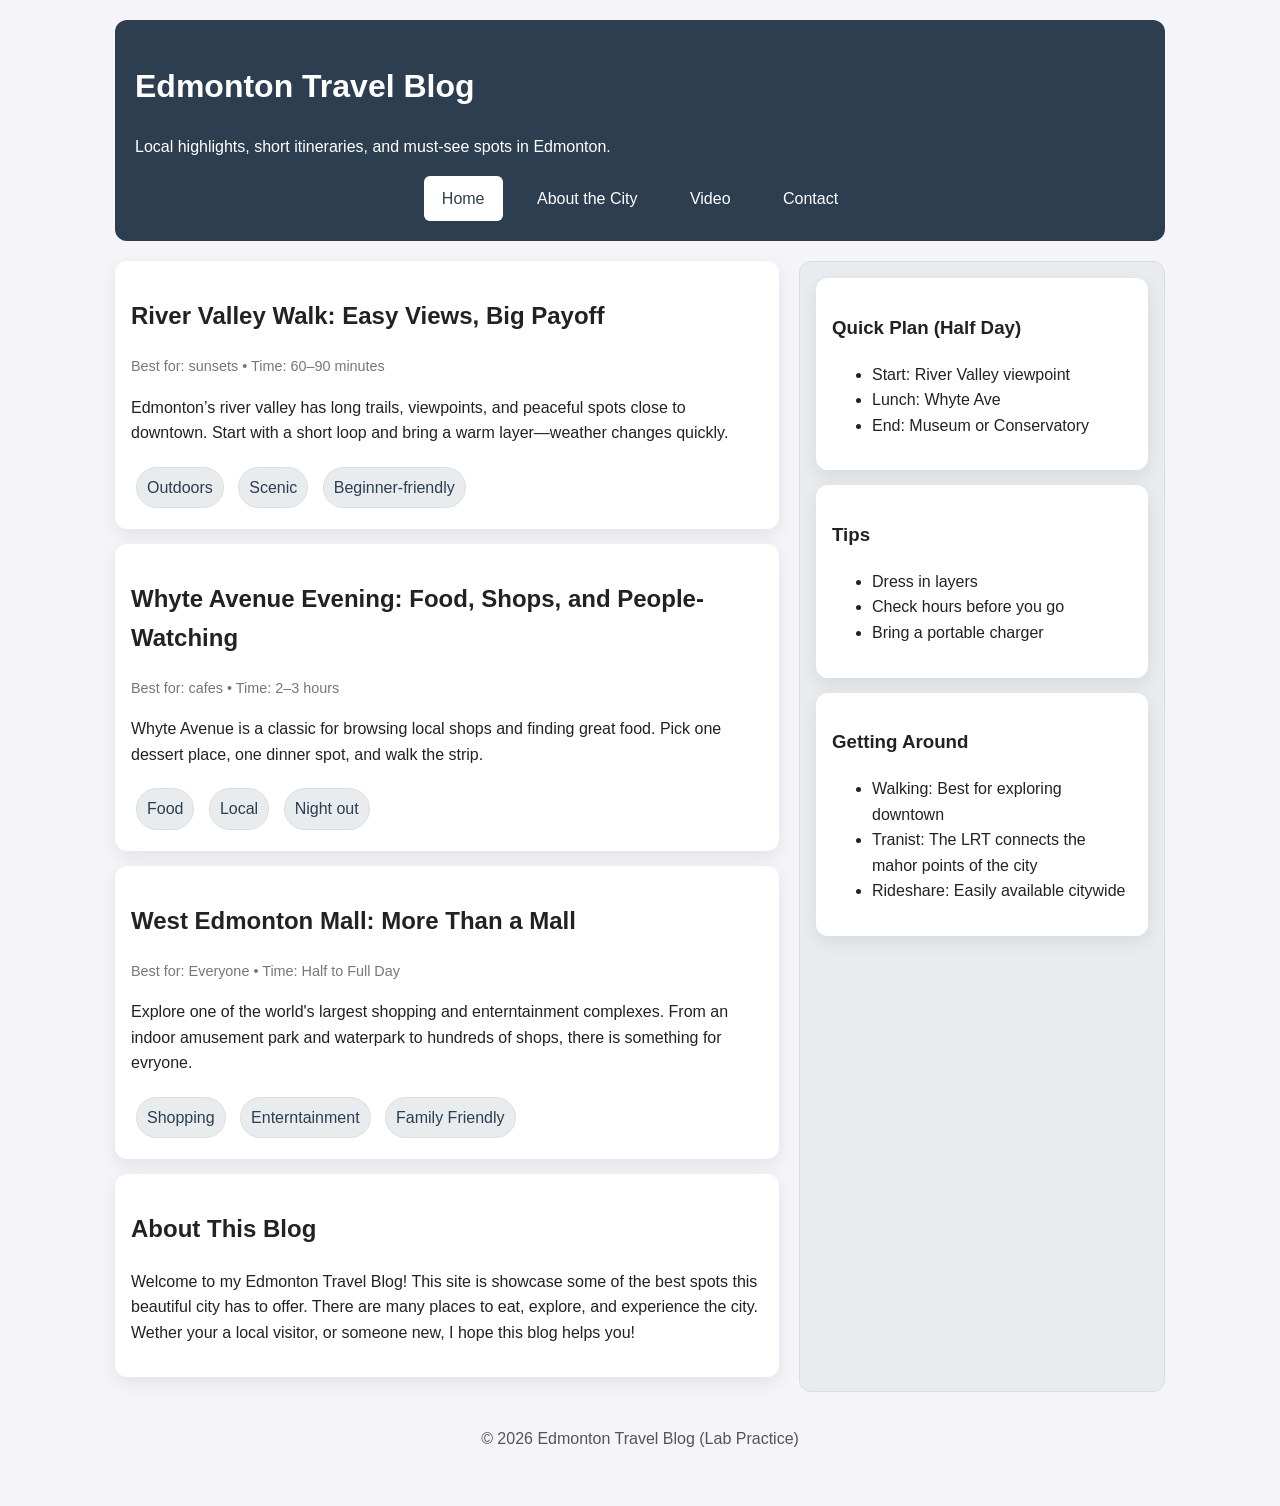
<file: index.html>
<!DOCTYPE html>
<html lang="en">
  <head>
    <!-- Character encoding -->
    <meta charset="UTF-8" />
    <!-- Responsive scaling for mobile -->
    <meta name="viewport" content="width=device-width, initial-scale=1" />
    <title>Edmonton Travel Blog | Home</title>
    <!-- All pages share ONE stylesheet -->
    <link rel="stylesheet" href="style.css" />
  </head>
  <body>
    <!-- Container centers the site and controls max-width -->
    <div class="container">
      <header class="site-header">
        <h1>Edmonton Travel Blog</h1>
        <p>Local highlights, short itineraries, and must-see spots in Edmonton.</p>
        <!-- Navigation is a list; CSS will turn it into a nav bar -->
        <nav class="site-nav">
          <ul>
            <li><a class="active" href="index.html">Home</a></li>
            <li><a href="city.html">About the City</a></li>
            <li><a href="video.html">Video</a></li>
            <li><a href="contact.html">Contact</a></li>
          </ul>
        </nav>
      </header>
      
      <!-- Two-column layout: main content + sidebar -->
      <main class="layout">
        <section class="main">
          <article class="card">
            <h2>River Valley Walk: Easy Views, Big Payoff</h2>
            <div class="meta">Best for: sunsets • Time: 60–90 minutes</div>
            <p>
              Edmonton’s river valley has long trails, viewpoints, and peaceful spots
              close to downtown. Start with a short loop and bring a warm layer—weather
              changes quickly.
            </p>
            <div class="tags">
              <span class="tag">Outdoors</span>
              <span class="tag">Scenic</span>
              <span class="tag">Beginner-friendly</span>
            </div>
          </article>
          
          <article class="card">
            <h2>Whyte Avenue Evening: Food, Shops, and People-Watching</h2>
            <div class="meta">Best for: cafes • Time: 2–3 hours</div>
            <p>
              Whyte Avenue is a classic for browsing local shops and finding great food.
              Pick one dessert place, one dinner spot, and walk the strip.
            </p>
            <div class="tags">
              <span class="tag">Food</span>
              <span class="tag">Local</span>
              <span class="tag">Night out</span>
            </div>
          </article>
          
          <!-- TODO (HTML #1): -->
          <article class="card">
            <h2> West Edmonton Mall: More Than a Mall</h2>
            <div class="meta">Best for: Everyone •  Time: Half to Full Day</div>
            <p>
                Explore one of the world's largest shopping and enterntainment complexes.
                From an indoor amusement park and waterpark to hundreds of shops, there is something for evryone.
            </p>
            <div class="tags">
                <span class="tag">Shopping</span>
                <span class="tag">Enterntainment</span>
                <span class="tag">Family Friendly</span>
            </div>
          </article>
          
          <!-- TODO (HTML #2): -->
          <article class="card">
            <h2>About This Blog</h2>
            <p>
                Welcome to my Edmonton Travel Blog! This site is showcase some of the best spots this beautiful city has to offer.
                There are many places to eat, explore, and experience the city. Wether your a local visitor, or someone new, I hope this blog helps you!
            </p>
          </article>
        </section>
        
        <aside class="sidebar">
          <div class="card">
            <h3>Quick Plan (Half Day)</h3>
            <ul>
              <li>Start: River Valley viewpoint</li>
              <li>Lunch: Whyte Ave</li>
              <li>End: Museum or Conservatory</li>
            </ul>
          </div>
          
          <div class="card">
            <h3>Tips</h3>
            <ul>
              <li>Dress in layers</li>
              <li>Check hours before you go</li>
              <li>Bring a portable charger</li>
            </ul>
          </div>
          
          <!-- TODO (HTML #3): -->
               <div class="card">
                <h3>Getting Around</h3>
                    <ul>
                        <li>Walking: Best for exploring downtown</li>
                        <li>Tranist: The LRT connects the mahor points of the city</li>
                        <li>Rideshare: Easily available citywide</li>
                    </ul>
               </div>
        </aside>
      </main>
      
      <footer class="site-footer">
        <p>&copy; 2026 Edmonton Travel Blog (Lab Practice)</p>
      </footer>
    </div>
  </body>
</html>
</file>
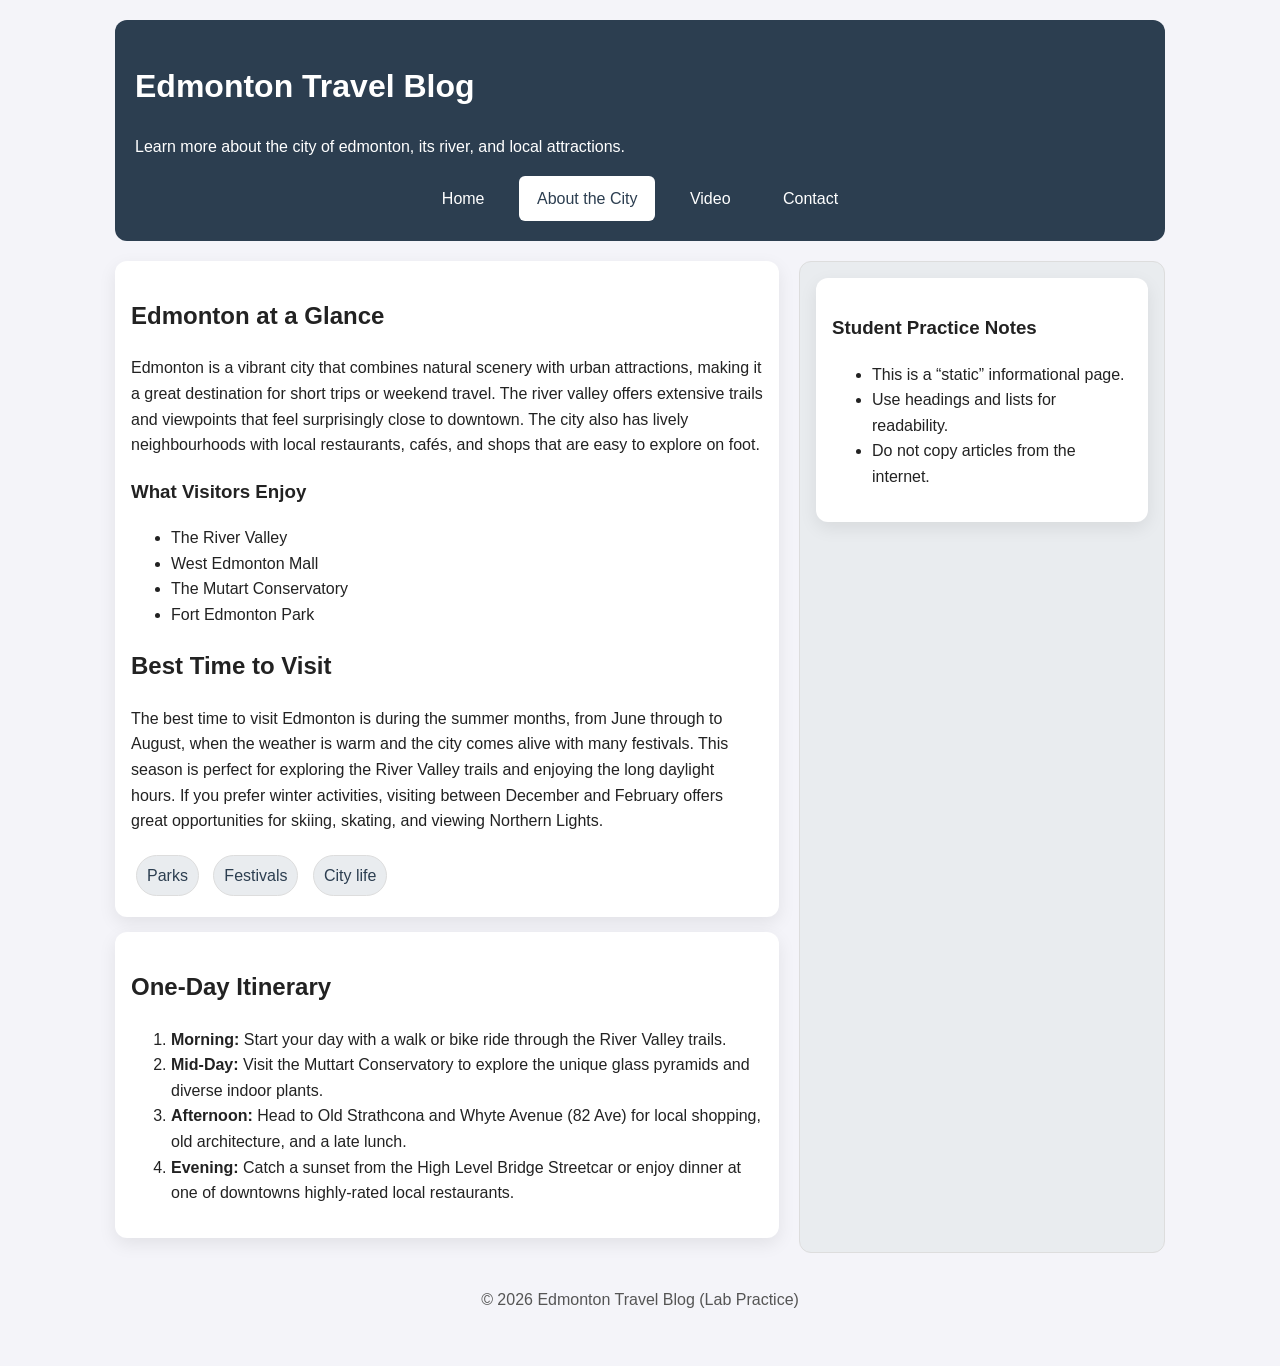
<file: city.html>
<!DOCTYPE html>
<html lang="en">
  <head>
    <meta charset="UTF-8" />
    <meta name="viewport" content="width=device-width, initial-scale=1" />
    <title>Edmonton Travel Blog | About the City</title>
    <link rel="stylesheet" href="style.css" />
  </head>
  <body>
    <div class="container">
      <!-- TODO (HTML #4): -->
      <header class="site-header">
        <h1>Edmonton Travel Blog</h1>
           <p>Learn more about the city of edmonton, its river, and local attractions.</p>
           <nav class="site-nav">
            <ul>
              <li><a href="index.html">Home</a></li>
              <li><a class="active" href="city.html">About the City</a></li>
              <li><a href="video.html">Video</a></li>
              <li><a href="contact.html">Contact</a></li>
            </ul>
           </nav>
      </header>
      <main class="layout">
        <section class="main">
          <div class="card">
            <h2>Edmonton at a Glance</h2>
            <p>
              Edmonton is a vibrant city that combines natural scenery with urban
              attractions, making it a great destination for short trips or weekend
              travel. The river valley offers extensive trails and viewpoints that
              feel surprisingly close to downtown. The city also has lively
              neighbourhoods with local restaurants, cafés, and shops that are easy
              to explore on foot.
            </p>
            
            <h3>What Visitors Enjoy</h3>
            <!-- TODO (HTML #5): -->
              <ul>
                <li>The River Valley</li>
                <li>West Edmonton Mall</li>
                <li>The Mutart Conservatory</li>
                <li>Fort Edmonton Park</li>
              </ul>
            
            <!-- TODO (HTML #6): -->
              <h2>Best Time to Visit</h2>
                <p>The best time to visit Edmonton is during the summer months, from June through to August,
                  when the weather is warm and the city comes alive with many festivals. This season is perfect
                  for exploring the River Valley trails and enjoying the long daylight hours. If you prefer winter
                  activities, visiting between December and February offers great opportunities for skiing, skating, 
                  and viewing Northern Lights.
                </p>
            
            <div class="tags">
              <span class="tag">Parks</span>
              <span class="tag">Festivals</span>
              <span class="tag">City life</span>
            </div>
          </div>
          
          <!-- TODO (HTML #7): -->
          <div class="card">
            <h2>One-Day Itinerary</h2>
            <ol>
              <li><Strong>Morning:</Strong> Start your day with a walk or bike ride through the River Valley trails.</li>
              <li><Strong>Mid-Day:</Strong> Visit the Muttart Conservatory to explore the unique glass pyramids and diverse indoor plants.</li>
              <li><Strong>Afternoon:</Strong> Head to Old Strathcona and Whyte Avenue (82 Ave) for local shopping, old architecture, and a late lunch.</li>
              <li><Strong>Evening:</Strong> Catch a sunset from the High Level Bridge Streetcar or enjoy dinner at one of downtowns highly-rated local restaurants.</li>
            </ol>
          </div>     
        </section>
        
        <aside class="sidebar">
          <div class="card">
            <h3>Student Practice Notes</h3>
            <ul>
              <li>This is a “static” informational page.</li>
              <li>Use headings and lists for readability.</li>
              <li>Do not copy articles from the internet.</li>
            </ul>
          </div>
        </aside>
      </main>
      
      <footer class="site-footer">
        <p>&copy; 2026 Edmonton Travel Blog (Lab Practice)</p>
      </footer>
    </div>
  </body>
</html>
</file>
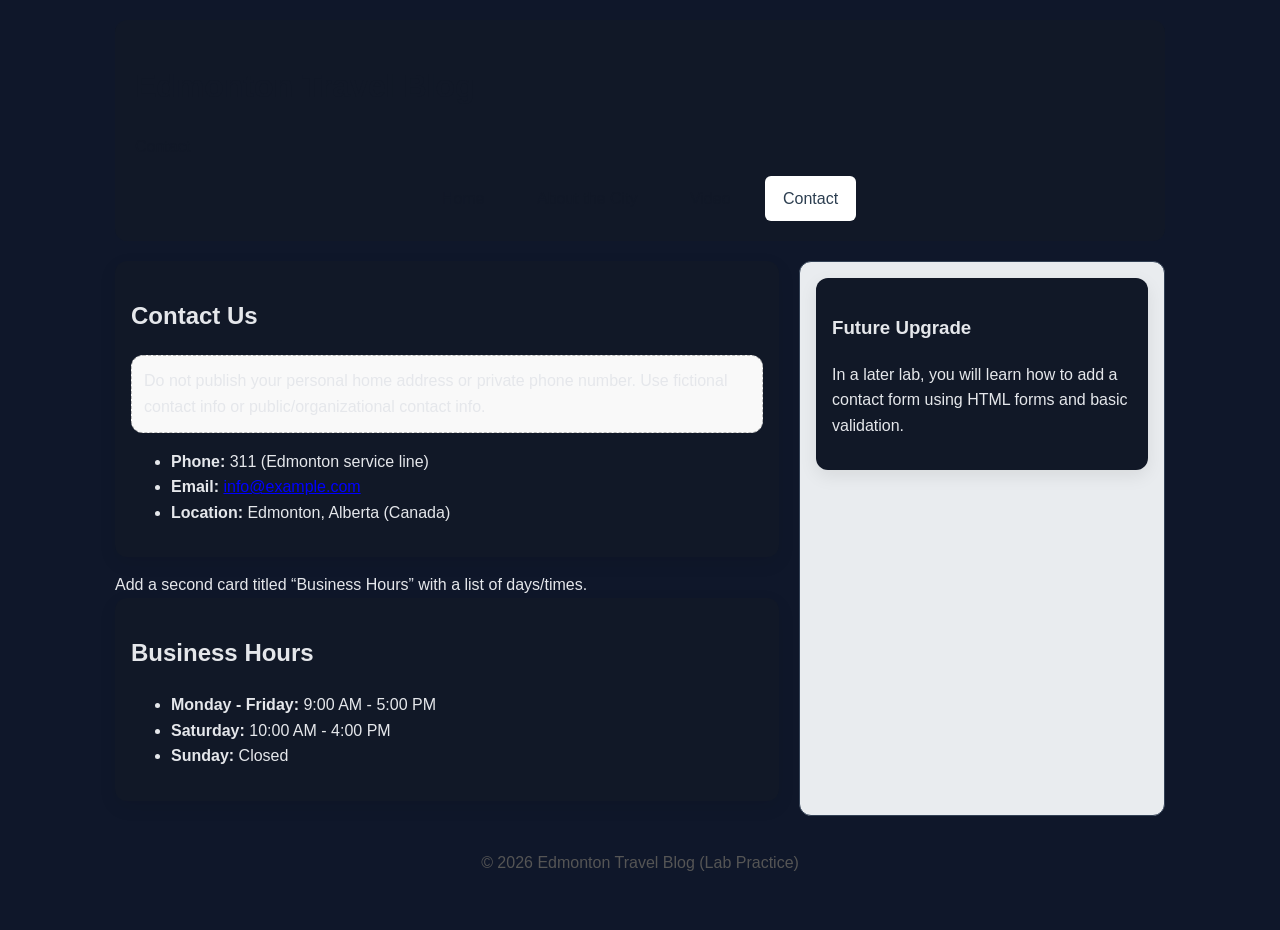
<file: contact.html>
<!DOCTYPE html>
<html lang="en">
  <head>
    <meta charset="UTF-8" />
    <meta name="viewport" content="width=device-width, initial-scale=1" />
    <title>Edmonton Travel Blog | Contact</title>
    <link rel="stylesheet" href="style.css" />
  </head>
  <body class="theme-dark">
    <div class="container">
      <header class="site-header">
        <h1>Edmonton Travel Blog</h1>
        <p>Contact</p>
        <nav class="site-nav">
          <ul>
            <li><a href="index.html">Home</a></li>
            <li><a href="city.html">About the City</a></li>
            <li><a href="video.html">Video</a></li>
            <li><a class="active" href="contact.html">Contact</a></li>
          </ul>
        </nav>
      </header>
      
      <main class="layout">
        <section class="main">
          <div class="card">
            <h2>Contact Us</h2>
            <p class="notice">
              Do not publish your personal home address or private phone number.
              Use fictional contact info or public/organizational contact info.
            </p>
            <ul>
              <li><strong>Phone:</strong> 311 (Edmonton service line)</li>
              <li>
                <strong>Email:</strong>
                <a href="mailto:info@example.com">info@example.com</a>
              </li>
              <li><strong>Location:</strong> Edmonton, Alberta (Canada)</li>
            </ul>
          </div>
          
          <!-- TODO (HTML #10): -->
               Add a second card titled “Business Hours” with a list of days/times.
          <div class="card">
            <h2>Business Hours</h2>
            <ul>
                <li><strong>Monday - Friday:</strong> 9:00 AM - 5:00 PM</li>
                <li><strong>Saturday:</strong> 10:00 AM - 4:00 PM</li>
                <li><strong>Sunday:</strong> Closed</li>
            </ul>
          </div>
        </section>
        
        <aside class="sidebar">
          <div class="card">
            <h3>Future Upgrade</h3>
            <p>
              In a later lab, you will learn how to add a contact form using HTML
              forms and basic validation.
            </p>
          </div>
        </aside>
      </main>
      
      <footer class="site-footer">
        <p>&copy; 2026 Edmonton Travel Blog (Lab Practice)</p>
      </footer>
    </div>
  </body>
</html>
</file>
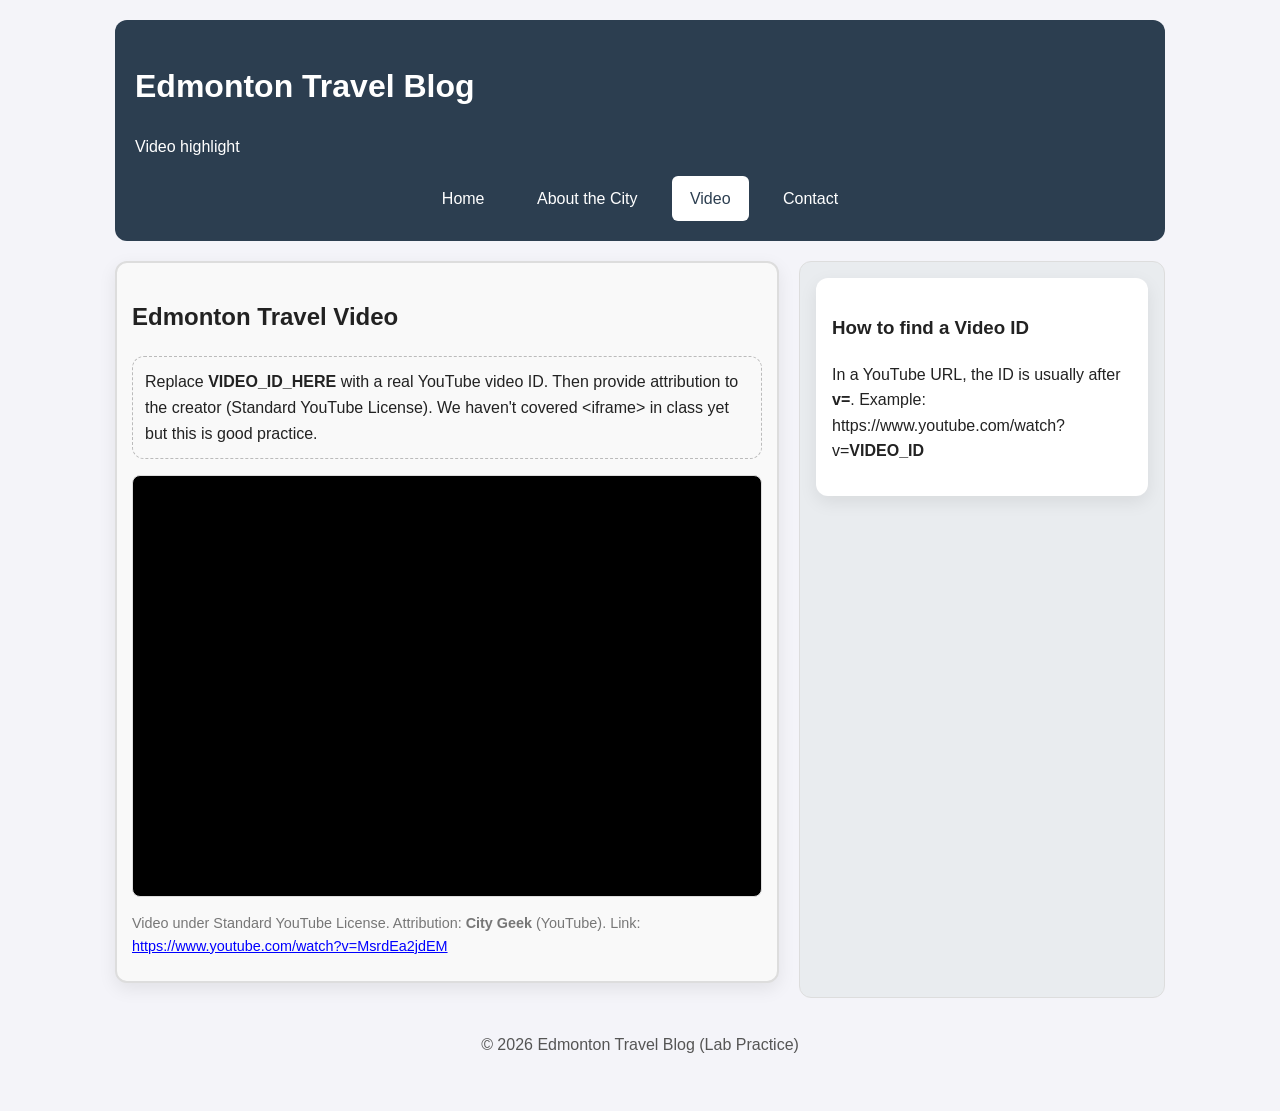
<file: video.html>
<!DOCTYPE html>
<html lang="en">
  <head>
    <meta charset="UTF-8" />
    <meta name="viewport" content="width=device-width, initial-scale=1" />
    <title>Edmonton Travel Blog | Video</title>
    <link rel="stylesheet" href="style.css" />
  </head>
  <body>
    <div class="container">
      <header class="site-header">
        <h1>Edmonton Travel Blog</h1>
        <p>Video highlight</p>
        <nav class="site-nav">
          <ul>
            <li><a href="index.html">Home</a></li>
            <li><a href="city.html">About the City</a></li>
            <li><a class="active" href="video.html">Video</a></li>
            <li><a href="contact.html">Contact</a></li>
          </ul>
        </nav>
      </header>
      
      <main class="layout">
        <section class="main">
          <div class="card" id="featured-video">
            <h2>Edmonton Travel Video</h2>
            <p class="notice">
              Replace <strong>VIDEO_ID_HERE</strong> with a real YouTube video ID.
              Then provide attribution to the creator (Standard YouTube License).
              We haven't covered &lt;iframe&gt; in class yet but this is good practice.
            </p>
            <div class="video-wrap">
              <!-- TODO (HTML #8): -->
                   <iframe src="https://www.youtube.com/embed/MsrdEa2jdEM" title="YouTube video player" allow="accelerometer; autoplay; clipboard-write; encrypted-media; gyroscope; picture-in-picture" allowfullscreen></iframe>
            </div>
            <p class="meta">
              Video under Standard YouTube License.
              Attribution: <strong>City Geek</strong> (YouTube).
              Link: <a href="https://www.youtube.com/watch?v=MsrdEa2jdEM" target="_blank" rel="noopener">https://www.youtube.com/watch?v=MsrdEa2jdEM</a>
            </p>
            <!-- TODO (HTML #9): -->
          </div>
        </section>
        
        <aside class="sidebar">
          <div class="card">
            <h3>How to find a Video ID</h3>
            <p>
              In a YouTube URL, the ID is usually after <strong>v=</strong>.
              Example: https://www.youtube.com/watch?v=<strong>VIDEO_ID</strong>
            </p>
          </div>
        </aside>
      </main>
      
      <footer class="site-footer">
        <p>&copy; 2026 Edmonton Travel Blog (Lab Practice)</p>
      </footer>
    </div>
  </body>
</html>
</file>
<file: style.css>
a{ color: red; }
.main a{
    color: blue;
}
/* ---------------------------
   style.css (Student Tasks Version)
   Selectors + Box Model + Variables
---------------------------
HOW TO USE THIS FILE:
- Keep the selectors as they are (e.g., .site-nav a).
  Only add properties inside { }.
- Use CSS variables with var(--name) whenever possible.
- Use the Box Model (padding, margin, border, border-radius) to
  create spacing and “button/card” looks.
- After each edit: Save → Refresh the browser.

DEBUG TIP (CSS Cascade):
If a style does not apply, check:
1) selector matches the HTML element
2) you saved the file
3) no typos (property names, missing semicolons)
4) whether another rule overrides it (order/specificity)
*/

/* ---------------------------
CSS Variables:
You may keep these values or adjust them to create a different theme.
Typical values:
- colors in hex (#RRGGBB)
- common neutrals: light background, dark text
- one accent color used for highlights/hover
--------------------------- */
:root {
  --bg: #f4f4f9;      /* background color (light) */
  --text: #222;       /* main text color (dark) */
  --primary: #2c3e50; /* header/nav background color */
  --accent: #0A6C74;  /* highlight/hover color */
  --white: #ffffff;   /* white */
  --border: #ddd;     /* light border color */
}

/* Base styles (inheritance applies to many text properties)
You can adjust:
- font-family (Arial, Helvetica, sans-serif)
- line-height (e.g., 1.4 to 1.8)
- background and color using variables */
body {
  margin: 0;
  font-family: Arial, sans-serif;
  background: var(--bg);
  color: var(--text);
  line-height: 1.6;
}

/* Centers page content and prevents text from stretching too wide
You can adjust:
- max-width (e.g., 900px to 1200px)
- padding (e.g., 16px to 32px) */
.container {
  max-width: 1050px;
  margin: 0 auto;
  padding: 20px;
}

/* Header “banner”
You can adjust:
- padding (e.g., 16px–28px)
- border-radius (e.g., 8px–16px)
- background using var(--primary) */
.site-header {
  background: var(--primary);
  color: var(--white);
  padding: 20px;
  border-radius: 12px;
}

/* ---------------------------
Descendant selectors:
The UL is styled only inside .site-nav so other lists are unaffected.
Typical values:
- list-style: none; removes bullets
- text-align: center; centers the menu
--------------------------- */
.site-nav ul {
  list-style: none;
  margin: 0;
  padding: 0;
  text-align: center;
}

/* Each LI controls positioning of each menu item.
Typical values:
- display: inline-block; puts items side-by-side
- margin: small horizontal spacing like 4px–12px */
.site-nav li {
  display: inline-block;
  margin: 0 6px;
}

/* TODO (CSS #1): Nav links as buttons
Target: .site-nav a (the clickable element)
Typical values:
- display: inline-block so padding/background behave like a “button”.
You should define more properties to make links look like buttons:
- text color: usually var(--white)
- remove underline: text-decoration (often 'none')
- padding: increases clickable area (common: vertical 8–12px, horizontal 12–22px)
- border-radius: rounding (common: 4px–12px; or 999px for pill style)
Optional additions:
- background for non-hover state (transparent or subtle)
- font-weight (normal/bold)
- transition: smooth hover effect (often background-color 0.2s–0.3s)
*/
.site-nav a {
  color: var(--white);
    text-decoration: none;
    padding: 10px 18px;
    display: inline-block;
    border-radius: 6px;
}
.site-nav a:hover{ background: var(--accent); }
.site-nav a.active{ background: rgba(255,255,255,0.18); }

/* TODO (CSS #2): Hover effect
Target: .site-nav a:hover
You should define what changes when the mouse hovers:
- background color: commonly var(--accent)
- optionally adjust text color (if contrast becomes poor)
- optionally change underline/border effect instead of background (design choice)
*/
.site-nav a:hover {
  text-decoration: underline;
}

/* TODO (CSS #3): Active link highlight
Target: .site-nav a.active
This should make the current page link look “selected.”
Common approaches (choose one):
- subtle background (semi-transparent white)
- underline or border-bottom
- slightly different text color
- stronger font-weight
Keep it visually consistent with your hover style.
*/
.site-nav a.active {
    color: #2c3e50;
    background-color: white;
}

/* Two-column layout (Flexbox)
You may keep this as-is. CSS Layouts will be taught be in a future lecture
Typical values:
- gap: 12px–28px */
.layout {
  margin-top: 20px;
  display: flex;
  gap: 20px;
}

.main {
  flex: 2;
}

.sidebar {
  flex: 1;
}

/* TODO (CSS #4): Sidebar card look
Target: .sidebar
Goal: Make the sidebar area look like a clean panel.
Typical properties:
- background: var(--white)
- padding: 12px–20px
- border: 1px solid var(--border)
- border-radius: 8px–16px
Optional:
- slightly different background (very light tint)
*/
.sidebar {
  background: #e9ecef;
  padding: 16px;
  border: 1px solid var(--border);
  border-radius: 12px;
}

/* TODO (CSS #5): Card styling (Box Model)
Target: .card
Goal: Make every card look like a readable block.
Typical properties:
- background: var(--white)
- padding: 14px–20px
- margin-bottom: 12px–18px
- border: 1px solid var(--border)
- border-radius: 8px–16px
Optional:
- box-shadow for depth (subtle; do not overdo)
*/
.card {
  background: var(--white);
  padding: 16px;
  margin-bottom: 15px;
  border-radius: 12px;
  box-shadow: 0 6px 18px rgba(0,0,0,0.08);
}

/* TODO (CSS #6): Meta line
Target: .meta
Goal: Smaller, less prominent text than body content.
Typical properties:
- font-size: around 0.85rem–0.95rem
- color: a muted grey (e.g., #666 or #777)
- margin-bottom: 6px–12px
*/
.meta {
  font-size: 0.90rem;
  color: #777;
  margin-bottom: 8px;
}

/* TODO (CSS #7): Tag “pill” styling
Target: .tag
Typical values:
- display: inline-block so padding/background behave properly.
Goal: Define more properties to make tags look like pill labels
- padding: small (vertical 4–7px, horizontal 10–16px)
- margin: small spacing between tags
- border: 1px solid (often #ccc or var(--border))
- border-radius: very large (e.g., 999px) for pill shape
Optional:
- background: white or very light tint
- text color: var(--primary) or var(--text)
*/
.tag {
  display: inline-block;
  padding: 7px 10px;
  margin: 5px;
  border: 1px solid var(--border);
  border-radius: 999px;
  background-color: #e9ecef;
  color: var(--primary);
}

/* TODO (CSS #8): Video container
Target: .video-wrap
Goal: The iframe should appear inside a neat frame with rounded corners.
Typical properties:
- border: 1px solid var(--border)
- border-radius: 8px–16px
- overflow: hidden (important for rounded corners)
- background: #000 (prevents white gaps around the video)
*/
.video-wrap {
  border: 1px solid var(--border);
  border-radius: 8px;
  overflow: hidden;
  background: #000;
}

.video-wrap iframe {
  width: 100%;
  height: 420px;
  border: 0;
  display: block;
}

/* TODO (CSS #9): ID selector example
Target: #featured-video
- styles ONLY the element with id="featured-video"
Goal: Use this to emphasize the featured section
- this is more specific than .card
*/
#featured-video {
  border: 2px solid var(--border);
  padding: 15px;
  background-color: #f9f9f9;
}

/* TODO (CSS #10): Notice styling
Target: .notice
Goal: Make instruction boxes stand out.
Typical properties:
- border: dashed (e.g., 1px dashed #bbb)
- padding: 10px–14px
- border-radius: 8px–16px
Optional:
- background: white or a very light tint
- slightly muted text color
*/
.notice {
  border: 1px dashed #bbb;
  padding: 12px;
  border-radius: 12px;
  background: #f9f9f9;
}

/* Footer
You can adjust padding and color but keep it readable. */
.site-footer {
  text-align: center;
  padding: 18px 10px;
  color: #555;
}

.theme-dark{
    --bg:#0f172a;
    --text:#e5e7eb;
    --primary:#111827;
    --accent:#38bdf8;
    --white:#111827;
    --border:#334155;
}
</file>
